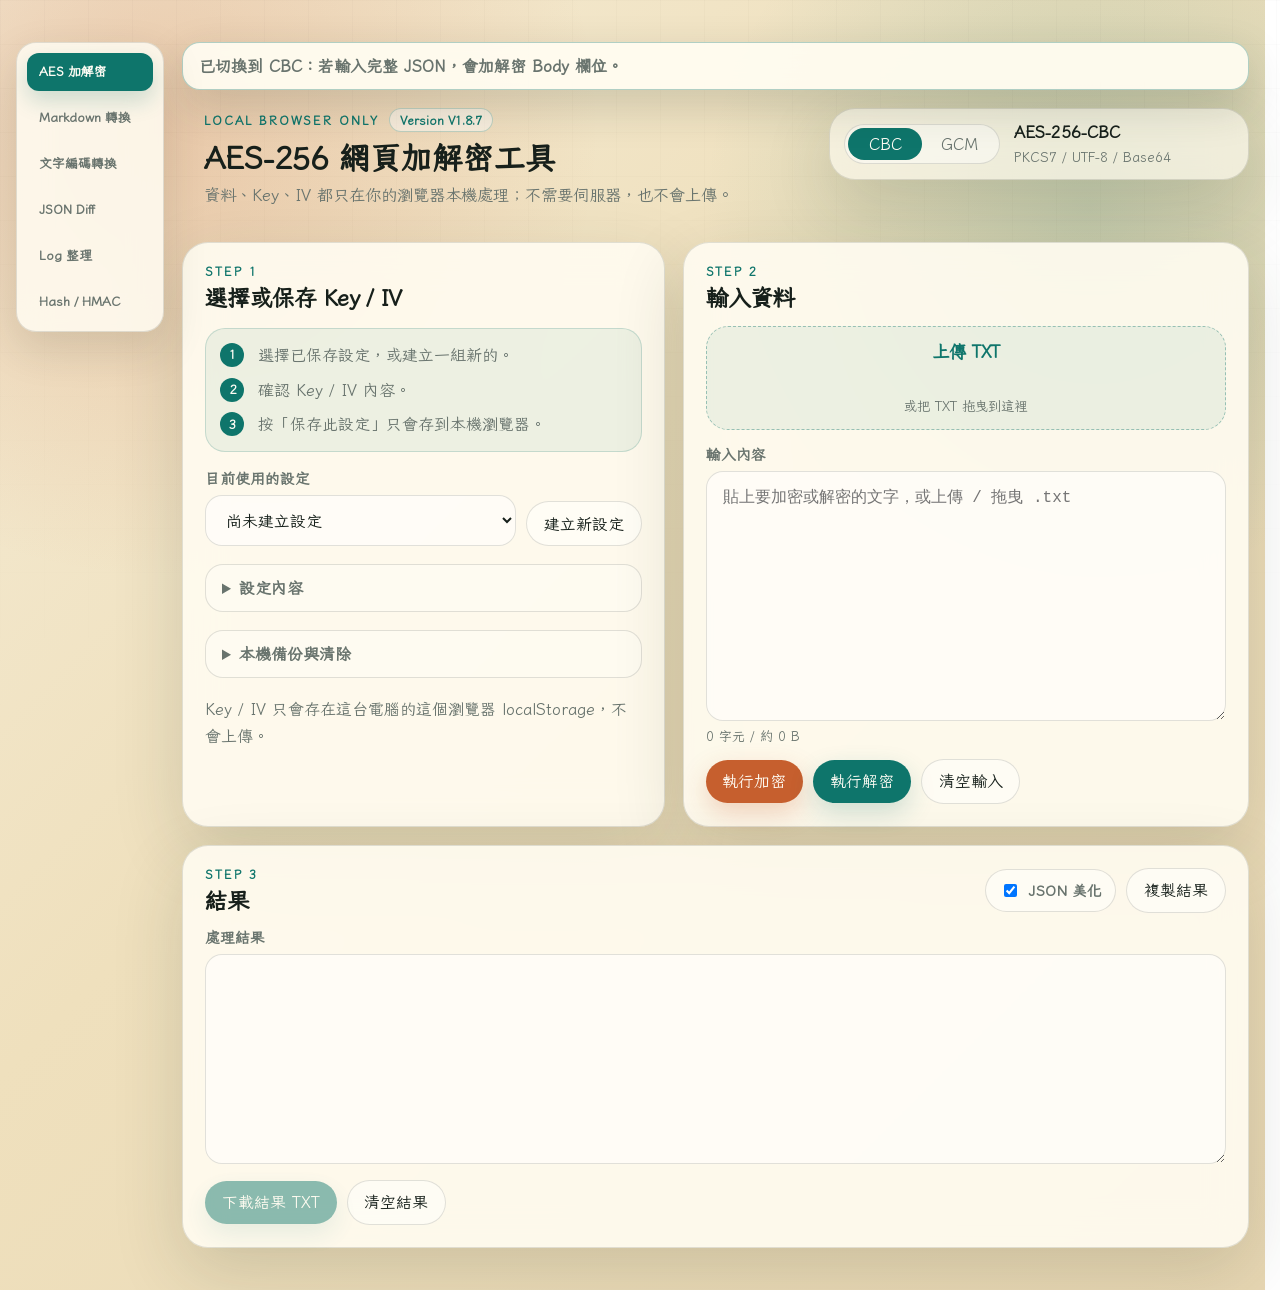
<file: index.html>
﻿<!doctype html>
<html lang="zh-Hant">
<head>
  <meta charset="utf-8">
  <meta name="app-version" content="V1.8.7">
  <meta name="viewport" content="width=device-width, initial-scale=1">
  <title>AES-256 網頁加解密工具</title>
  <script async src="https://www.googletagmanager.com/gtag/js?id=G-1LMJ5FH62M"></script>
  <script>
    window.dataLayer = window.dataLayer || [];
    function gtag() { dataLayer.push(arguments); }
    gtag("js", new Date());
    gtag("config", "G-1LMJ5FH62M");
  </script>
  <link rel="stylesheet" href="style.css?v=1.8.4">
</head>
<body>
  <main class="shell">
    <div class="app-layout">
      <aside class="feature-menu" id="featureMenu" aria-label="功能選單">
        <button class="active" id="aesFeatureBtn" type="button" data-feature-target="aes" aria-current="page">
          AES 加解密
        </button>
        <button id="markdownFeatureBtn" type="button" data-feature-target="markdown">
          Markdown 轉換
        </button>
        <button id="converterFeatureBtn" type="button" data-feature-target="converter">
          文字編碼轉換
        </button>
        <button id="jsonDiffFeatureBtn" type="button" data-feature-target="jsonDiff">
          JSON Diff
        </button>
        <button id="logRestoreFeatureBtn" type="button" data-feature-target="logRestore">
          Log 整理
        </button>
        <button id="hashFeatureBtn" type="button" data-feature-target="hash">
          Hash / HMAC
        </button>
      </aside>

      <div class="feature-stage">
        <div class="log status-log" id="messageLog" aria-live="polite">準備好了。選擇或新增一組 Key/IV 後即可開始。</div>

        <section class="feature-view active" id="aesView">
          <section class="hero">
            <div>
              <div class="hero-meta">
                <p class="eyebrow">Local browser only</p>
                <span class="version-badge" id="appVersion">Version V1.7.0</span>
              </div>
              <h1 class="feature-title">AES-256 網頁加解密工具</h1>
              <p class="lead">資料、Key、IV 都只在你的瀏覽器本機處理；不需要伺服器，也不會上傳。</p>
            </div>
            <div class="hero-card">
              <div class="cipher-toggle" role="group" aria-label="AES mode">
                <button class="active" id="cbcMode" type="button">CBC</button>
                <button id="gcmMode" type="button">GCM</button>
              </div>
              <strong id="cipherTitle">AES-256-CBC</strong>
              <small id="cipherSubtitle">PKCS7 / UTF-8 / Base64</small>
            </div>
          </section>

          <section class="notice" id="cryptoNotice" hidden>
            這個瀏覽器環境無法使用 Web Crypto API。請改用新版 Chrome / Edge，或以 localhost 開啟本工具。
          </section>

          <section class="grid">
            <article class="panel profile-panel">
              <div class="panel-head">
                <div>
                  <p class="eyebrow">Step 1</p>
                  <h2>選擇或保存 Key / IV</h2>
                </div>
              </div>

              <div class="mini-guide">
                <div><strong>1</strong><span>選擇已保存設定，或建立一組新的。</span></div>
                <div><strong>2</strong><span>確認 Key / IV 內容。</span></div>
                <div><strong>3</strong><span>按「保存此設定」只會存到本機瀏覽器。</span></div>
              </div>

              <div class="profile-picker">
                <label class="field">
                  <span>目前使用的設定</span>
                  <select id="profileSelect"></select>
                </label>
                <button class="ghost" id="newProfileBtn" type="button">建立新設定</button>
              </div>

              <details class="form-card" id="profileDetails">
                <summary class="section-title">設定內容</summary>

                <div class="form-fields">
                  <label class="field">
                    <span>設定名稱</span>
                    <input id="profileName" type="text" placeholder="例如：公司文件、個人備份、測試用">
                  </label>

                  <label class="field">
                    <span>Key</span>
                    <input id="keyInput" type="password" autocomplete="off" placeholder="UTF-8 32 bytes 或 Base64 解碼後 32 bytes">
                  </label>

                  <label class="field">
                    <span>IV</span>
                    <input id="ivInput" type="password" autocomplete="off" placeholder="UTF-8 16 bytes 或 Base64 解碼後 16 bytes">
                  </label>

                  <label class="checkline">
                    <input id="showSecrets" type="checkbox">
                    <span>顯示 Key / IV</span>
                  </label>

                  <div class="save-strip">
                    <button class="primary" id="saveProfileBtn" type="button">保存此設定到本機</button>
                    <button class="ghost" id="deleteProfileBtn" type="button">刪除目前設定</button>
                  </div>
                </div>
              </details>

              <details class="storage-tools">
                <summary>本機備份與清除</summary>
                <div class="storage-actions">
                  <button class="ghost" id="importProfilesBtn" type="button">匯入 profiles JSON</button>
                  <button class="ghost" id="exportProfilesBtn" type="button">匯出 profiles JSON</button>
                  <button class="ghost danger" id="clearAllBtn" type="button">清除本機保存</button>
                  <input id="profilesFile" type="file" accept=".json,application/json" hidden>
                </div>
              </details>

              <p class="hint">Key / IV 只會存在這台電腦的這個瀏覽器 localStorage，不會上傳。</p>
            </article>

            <article class="panel work-panel">
              <div class="panel-head">
                <div>
                  <p class="eyebrow">Step 2</p>
                  <h2>輸入資料</h2>
                </div>
              </div>

              <label class="dropzone" id="dropzone" for="textFile">
                <input id="textFile" type="file" accept=".txt,text/plain">
                <span>上傳 TXT</span>
                <small id="fileName">或把 TXT 拖曳到這裡</small>
              </label>

              <label class="field grow">
                <span id="inputLabel">輸入內容</span>
                <textarea id="inputText" spellcheck="false" placeholder="貼上要加密或解密的文字，或上傳 / 拖曳 .txt"></textarea>
                <small class="text-stats" id="inputStats">0 字元 / 約 0 KB</small>
              </label>

              <div class="run-row">
                <button class="primary" id="encryptBtn" type="button">執行加密</button>
                <button id="decryptBtn" type="button">執行解密</button>
                <button class="ghost" id="clearInputBtn" type="button">清空輸入</button>
              </div>
            </article>

            <article class="panel result-panel">
              <div class="panel-head">
                <div>
                  <p class="eyebrow">Step 3</p>
                  <h2>結果</h2>
                </div>
                <div class="result-tools">
                  <label class="checkline compact">
                    <input id="formatJsonOutput" type="checkbox" checked>
                    <span>JSON 美化</span>
                  </label>
                  <button class="ghost" id="copyBtn" type="button">複製結果</button>
                </div>
              </div>

              <label class="field grow">
                <span id="outputLabel">處理結果</span>
                <textarea id="outputText" spellcheck="false" readonly></textarea>
              </label>

              <div class="run-row">
                <button id="downloadBtn" type="button" disabled>下載結果 TXT</button>
                <button class="ghost" id="clearOutputBtn" type="button">清空結果</button>
              </div>
            </article>
          </section>
        </section>

        <aside class="visit-counter visit-counter-floating" id="visitCounter" aria-live="polite">
          <span class="visit-counter-label">總瀏覽</span>
          <strong class="visit-counter-value" id="siteVisitCount">讀取中</strong>
        </aside>

        <section class="toolbox feature-view" id="markdownView" hidden aria-labelledby="markdownTitle">
          <div class="toolbox-head">
            <div>
              <div class="hero-meta">
                <p class="eyebrow">Local browser only</p>
                <span class="version-badge">Version V1.8.6</span>
              </div>
              <h2 class="feature-title" id="markdownTitle">Markdown 文件轉換工具</h2>
              <p class="lead">貼上或上傳 .md 檔，即時預覽，並可輸出 MD / HTML / PDF；內容只在本機瀏覽器處理，不會上傳。</p>
            </div>
          </div>

          <article class="panel utility-panel markdown-panel">
            <div class="panel-head">
              <div>
                <p class="eyebrow">Markdown / MD / HTML / PDF</p>
              </div>
              <div class="result-tools">
                <button class="ghost" id="downloadMarkdownMdBtn" type="button">下載 MD</button>
                <button class="ghost" id="copyMarkdownHtmlBtn" type="button">複製 HTML</button>
                <button class="ghost" id="downloadMarkdownHtmlBtn" type="button">下載 HTML</button>
                <button class="primary" id="printMarkdownBtn" type="button">列印 / 另存 PDF</button>
                <button class="ghost" id="clearMarkdownBtn" type="button">清空</button>
              </div>
            </div>

            <section class="markdown-mode-bar" aria-labelledby="markdownModeTitle">
              <div>
                <div class="section-title" id="markdownModeTitle">版面模式</div>
                <p class="section-hint" id="markdownModeHelp">閱讀模式為預設：上傳、Markdown 內容與即時預覽由上而下排列，預覽區保留完整寬度，適合閱讀、匯出與列印。</p>
              </div>
              <div class="tool-tabs markdown-mode-tabs" role="group" aria-label="Markdown 版面模式">
                <button class="active" id="markdownReadingModeBtn" type="button" data-markdown-mode="reading" aria-pressed="true">閱讀模式</button>
                <button id="markdownEditingModeBtn" type="button" data-markdown-mode="editing" aria-pressed="false">編輯模式</button>
              </div>
            </section>

            <div class="markdown-stack" id="markdownLayout" data-view-mode="reading">
              <section class="markdown-step-card markdown-upload-step">
                <div class="section-title">1. 上傳 MD</div>
                <label class="dropzone" id="markdownDropzone" for="markdownFile">
                  <input id="markdownFile" type="file" accept=".md,.markdown,.txt,text/markdown,text/plain">
                  <span>選擇 MD 檔</span>
                  <small id="markdownFileName">或把 .md / .markdown / .txt 拖曳到這裡</small>
                </label>
              </section>

              <section class="markdown-step-card markdown-input-step">
                <div class="markdown-editor-heading">
                  <div>
                    <div class="section-title">2. Markdown 內容</div>
                    <p class="section-hint">編輯模式會顯示快捷工具列；閱讀模式會隱藏工具列，保留單純閱讀與匯出流程。</p>
                  </div>
                </div>
                <div class="markdown-editor-toolbar" id="markdownEditorToolbar" aria-label="Markdown 編輯快捷工具列">
                  <button type="button" data-md-action="h1">H1</button>
                  <button type="button" data-md-action="h2">H2</button>
                  <button type="button" data-md-action="h3">H3</button>
                  <button type="button" data-md-action="bold">粗體</button>
                  <button type="button" data-md-action="italic">斜體</button>
                  <button type="button" data-md-action="quote">引用</button>
                  <button type="button" data-md-action="ul">項目清單</button>
                  <button type="button" data-md-action="ol">編號清單</button>
                  <button type="button" data-md-action="todo">待辦</button>
                  <button type="button" data-md-action="link">連結</button>
                  <button type="button" data-md-action="inline-code">行內程式碼</button>
                  <button type="button" data-md-action="code-block">程式碼區塊</button>
                  <button type="button" data-md-action="table">表格</button>
                  <button type="button" data-md-action="hr">分隔線</button>
                </div>
                <label class="field grow">
                  <span class="sr-only">Markdown 內容輸入區</span>
                  <textarea id="markdownInput" spellcheck="false" placeholder="貼上 Markdown 內容，或上傳 / 拖曳 .md 檔。編輯後可使用「下載 MD」輸出目前內容。"></textarea>
                  <small class="text-stats" id="markdownStats">0 字元 / 約 0 B</small>
                </label>
              </section>

              <section class="markdown-step-card markdown-preview-step">
                <div class="section-title">3. 即時預覽</div>
                <div class="markdown-preview empty" id="markdownPreview" aria-live="polite">
                  尚未輸入 Markdown。
                </div>
              </section>
            </div>

            <section class="diff-summary" id="markdownStatus" aria-live="polite">
              尚未輸入 Markdown。支援標題、清單、表格、粗體、斜體、連結與程式碼區塊；編輯後可下載 MD，原始 HTML 會被轉成純文字顯示。
            </section>
          </article>
        </section>

        <section class="toolbox feature-view" id="converterView" hidden aria-labelledby="toolboxTitle">
          <div class="toolbox-head">
            <div>
              <div class="hero-meta">
                <p class="eyebrow">Local browser only</p>
                <span class="version-badge">Version V1.7.0</span>
              </div>
              <h2 class="feature-title" id="toolboxTitle">文字編碼轉換</h2>
              <p class="lead">在本機瀏覽器即時轉換 UTF-8、Base64、Hex 內容；輸入資料不會離開你的電腦。</p>
            </div>
          </div>

          <article class="panel utility-panel">
            <div class="panel-head">
              <div>
                <p class="eyebrow">UTF-8 / Base64 / Hex</p>
              </div>
              <div class="result-tools">
                <button class="ghost" id="copyConverterBtn" type="button">複製目前欄位</button>
                <button class="ghost" id="clearConverterBtn" type="button">清空轉換</button>
              </div>
            </div>

            <div class="converter-grid">
              <label class="field converter-field">
                <span>UTF-8</span>
                <textarea id="utf8Text" spellcheck="false" placeholder="輸入一般文字"></textarea>
                <small class="text-stats" id="utf8Stats">0 字元 / 約 0 B</small>
              </label>

              <label class="field converter-field">
                <span>Base64</span>
                <textarea id="base64Text" spellcheck="false" placeholder="輸入或產生 Base64"></textarea>
                <small class="text-stats" id="base64Stats">0 字元</small>
              </label>

              <label class="field converter-field">
                <span>Hex</span>
                <textarea id="hexText" spellcheck="false" placeholder="輸入或產生 hex"></textarea>
                <small class="text-stats" id="hexStats">0 字元</small>
              </label>
            </div>
          </article>
        </section>

        <section class="toolbox feature-view" id="jsonDiffView" hidden aria-labelledby="jsonDiffTitle">
          <div class="toolbox-head">
            <div>
              <div class="hero-meta">
                <p class="eyebrow">Local browser only</p>
                <span class="version-badge">Version V1.7.0</span>
              </div>
              <h2 class="feature-title" id="jsonDiffTitle">JSON Diff 比對工具</h2>
              <p class="lead">在本機格式化、排序並比對兩份 JSON；差異結果只在你的瀏覽器中產生。</p>
            </div>
          </div>

          <article class="panel utility-panel">
            <div class="panel-head">
              <div>
                <p class="eyebrow">Normalize / Compare</p>
              </div>
              <div class="result-tools">
                <label class="checkline compact">
                  <input id="jsonDiffFormat" type="checkbox" checked>
                  <span>JSON 美化排序</span>
                </label>
                <button class="primary" id="runJsonDiffBtn" type="button">比對</button>
                <button class="ghost" id="copyJsonDiffBtn" type="button">複製完整差異</button>
                <button class="ghost" id="clearJsonDiffBtn" type="button">清空</button>
              </div>
            </div>

            <div class="json-diff-grid">
              <label class="field">
                <span>基準資料</span>
                <textarea id="jsonDiffLeftInput" spellcheck="false" placeholder="貼上左側 JSON"></textarea>
                <small class="text-stats" id="jsonDiffLeftStats">0 字元 / 約 0 B</small>
              </label>

              <label class="field">
                <span>比對資料</span>
                <textarea id="jsonDiffRightInput" spellcheck="false" placeholder="貼上右側 JSON"></textarea>
                <small class="text-stats" id="jsonDiffRightStats">0 字元 / 約 0 B</small>
              </label>
            </div>

            <div class="json-diff-grid">
              <label class="field">
                <span>左側格式化後 JSON</span>
                <textarea id="jsonDiffLeftOutput" spellcheck="false" readonly></textarea>
              </label>

              <label class="field">
                <span>右側格式化後 JSON</span>
                <textarea id="jsonDiffRightOutput" spellcheck="false" readonly></textarea>
              </label>
            </div>

            <section class="diff-summary" id="jsonDiffSummary" aria-live="polite">
              尚未比對。
            </section>

            <div class="diff-filter" id="jsonDiffFilter" role="group" aria-label="差異篩看顯示">
              <button class="active" type="button" data-diff-filter="all">顯示全部</button>
              <button type="button" data-diff-filter="field">只看欄位差異</button>
              <button type="button" data-diff-filter="value">只看欄位值差異</button>
              <button type="button" data-diff-filter="type">只看型別差異</button>
            </div>

            <div class="diff-list" id="jsonDiffList"></div>
          </article>
        </section>

        <section class="toolbox feature-view" id="logRestoreView" hidden aria-labelledby="logRestoreTitle">
          <div class="toolbox-head">
            <div>
              <div class="hero-meta">
                <p class="eyebrow">Local browser only</p>
                <span class="version-badge">Version V1.7.0</span>
              </div>
              <h2 class="feature-title" id="logRestoreTitle">Log 整理 / 還原工具</h2>
              <p class="lead">還原可辨識的 JSON、log 內嵌 JSON、Java / Spring log、escaped JSON、query string、key=value 與 headers；無法安全辨識時保留原文。</p>
            </div>
          </div>

          <article class="panel utility-panel">
            <div class="panel-head">
              <div>
                <p class="eyebrow">Restore / Format</p>
              </div>
              <div class="result-tools">
                <label class="checkline compact">
                  <input id="logRestoreSortKeys" type="checkbox" checked>
                  <span>JSON object key 排序</span>
                </label>
                <button class="primary" id="runLogRestoreBtn" type="button">整理 / 還原</button>
                <button class="ghost" id="copyLogRestoreBtn" type="button">複製整理結果</button>
                <button class="ghost" id="clearLogRestoreBtn" type="button">清空</button>
              </div>
            </div>

            <label class="field">
              <span>原始 Log / Body / 字串</span>
              <textarea id="logRestoreInput" spellcheck="false" placeholder="貼上整段 log、escaped JSON、query string、key=value 或 HTTP headers"></textarea>
              <small class="text-stats" id="logRestoreInputStats">0 字元 / 約 0 B</small>
            </label>

            <section class="diff-summary" id="logRestoreStatus" aria-live="polite">
              尚未整理。
            </section>

            <div class="log-restore-grid">
              <section class="log-result-block">
                <div class="section-title">整理後結果</div>
                <textarea id="logRestoreOutput" spellcheck="false" readonly>尚無結果。</textarea>
              </section>

              <section class="log-result-block">
                <div class="section-title">原始內容</div>
                <textarea id="logRestoreOriginal" spellcheck="false" readonly>尚無原始內容。</textarea>
              </section>
            </div>

            <div class="log-result-block" id="logRestoreDetailsBlock">
              <div>
                <div class="section-title">展開層級</div>
                <p class="section-hint">顯示內嵌 JSON 字串被展開的路徑；沒有內嵌資料時會提示沒有分層。</p>
              </div>
              <div class="log-restore-details" id="logRestoreDetails">
                <div class="log-detail-item muted">尚未整理，貼上資料後會顯示是否有可展開的 JSON 分層。</div>
              </div>
            </div>
          </article>
        </section>

        <section class="toolbox feature-view" id="hashView" hidden aria-labelledby="hashTitle">
          <div class="toolbox-head">
            <div>
              <div class="hero-meta">
                <p class="eyebrow">Local browser only</p>
                <span class="version-badge">Version V1.7.0</span>
              </div>
              <h2 class="feature-title" id="hashTitle">Hash / HMAC 計算工具</h2>
              <p class="lead">使用瀏覽器在本機計算文字或檔案的 Hash / HMAC；原文、檔案與 Key 都只在本機處理。</p>
            </div>
          </div>

          <article class="panel utility-panel">
            <div class="panel-head">
              <div>
                <p class="eyebrow">UTF-8 / File / Web Crypto</p>
              </div>
              <div class="result-tools">
                <button class="primary" id="runHashBtn" type="button">計算</button>
                <button class="ghost" id="copyHashBtn" type="button">複製結果</button>
                <button class="ghost" id="clearHashBtn" type="button">清空</button>
              </div>
            </div>

            <div class="hash-grid">
              <label class="field">
                <span>演算法</span>
                <select id="hashAlgorithm">
                  <option value="MD5">MD5</option>
                  <option value="SHA-256">SHA-256</option>
                  <option value="SHA-512">SHA-512</option>
                  <option value="HMAC-SHA256">HMAC-SHA256</option>
                  <option value="HMAC-SHA512">HMAC-SHA512</option>
                </select>
              </label>

              <label class="field" id="hmacKeyField" hidden>
                <span>Key</span>
                <input id="hmacKeyInput" type="password" autocomplete="off" placeholder="HMAC key，以 UTF-8 處理">
              </label>
            </div>

            <label class="dropzone" id="hashDropzone" for="hashFile">
              <input id="hashFile" type="file">
              <span>上傳檔案</span>
              <small id="hashFileName">或把檔案拖曳到這裡</small>
            </label>

            <label class="field">
              <span>原文</span>
              <textarea id="hashInputText" spellcheck="false" placeholder="貼上要計算摘要或簽章的文字；若已選擇檔案，計算時會優先使用檔案"></textarea>
              <small class="text-stats" id="hashInputStats">0 字元 / 約 0 B</small>
            </label>

            <div class="converter-grid">
              <label class="field converter-field">
                <span>Hex</span>
                <textarea id="hashHexOutput" spellcheck="false" readonly></textarea>
              </label>

              <label class="field converter-field">
                <span>Base64</span>
                <textarea id="hashBase64Output" spellcheck="false" readonly></textarea>
              </label>

            </div>

            <div class="hash-verify-panel">
              <label class="field hash-expected-field">
                <span>預期簽章</span>
                <textarea id="hashExpectedInput" spellcheck="false" placeholder="貼上 Hex 或 Base64 預期值"></textarea>
              </label>

              <div class="hash-verify-controls">
                <label class="field">
                  <span>驗證格式</span>
                  <select id="hashVerifyFormat">
                    <option value="hex">用 Hex 驗證</option>
                    <option value="base64">用 Base64 驗證</option>
                  </select>
                </label>

                <button class="ghost" id="verifyHashBtn" type="button">驗證</button>
              </div>

              <section class="diff-summary" id="hashVerifyResult" aria-live="polite">
                尚未驗證。
              </section>
            </div>

            <div class="hash-grid">
              <label class="field">
                <span>說明</span>
                <p class="section-hint">先計算結果，再在上方貼上預期簽章做比對；驗證支援 Hex 與 Base64。</p>
              </label>
            </div>
          </article>
        </section>
      </div>
    </div>
  </main>

  <script src="shared-utils.js?v=1.7.0"></script>
  <script src="app.js?v=1.7.0"></script>
  <script src="converter-fix.js?v=1.8.7"></script>
</body>
</html>
</file>
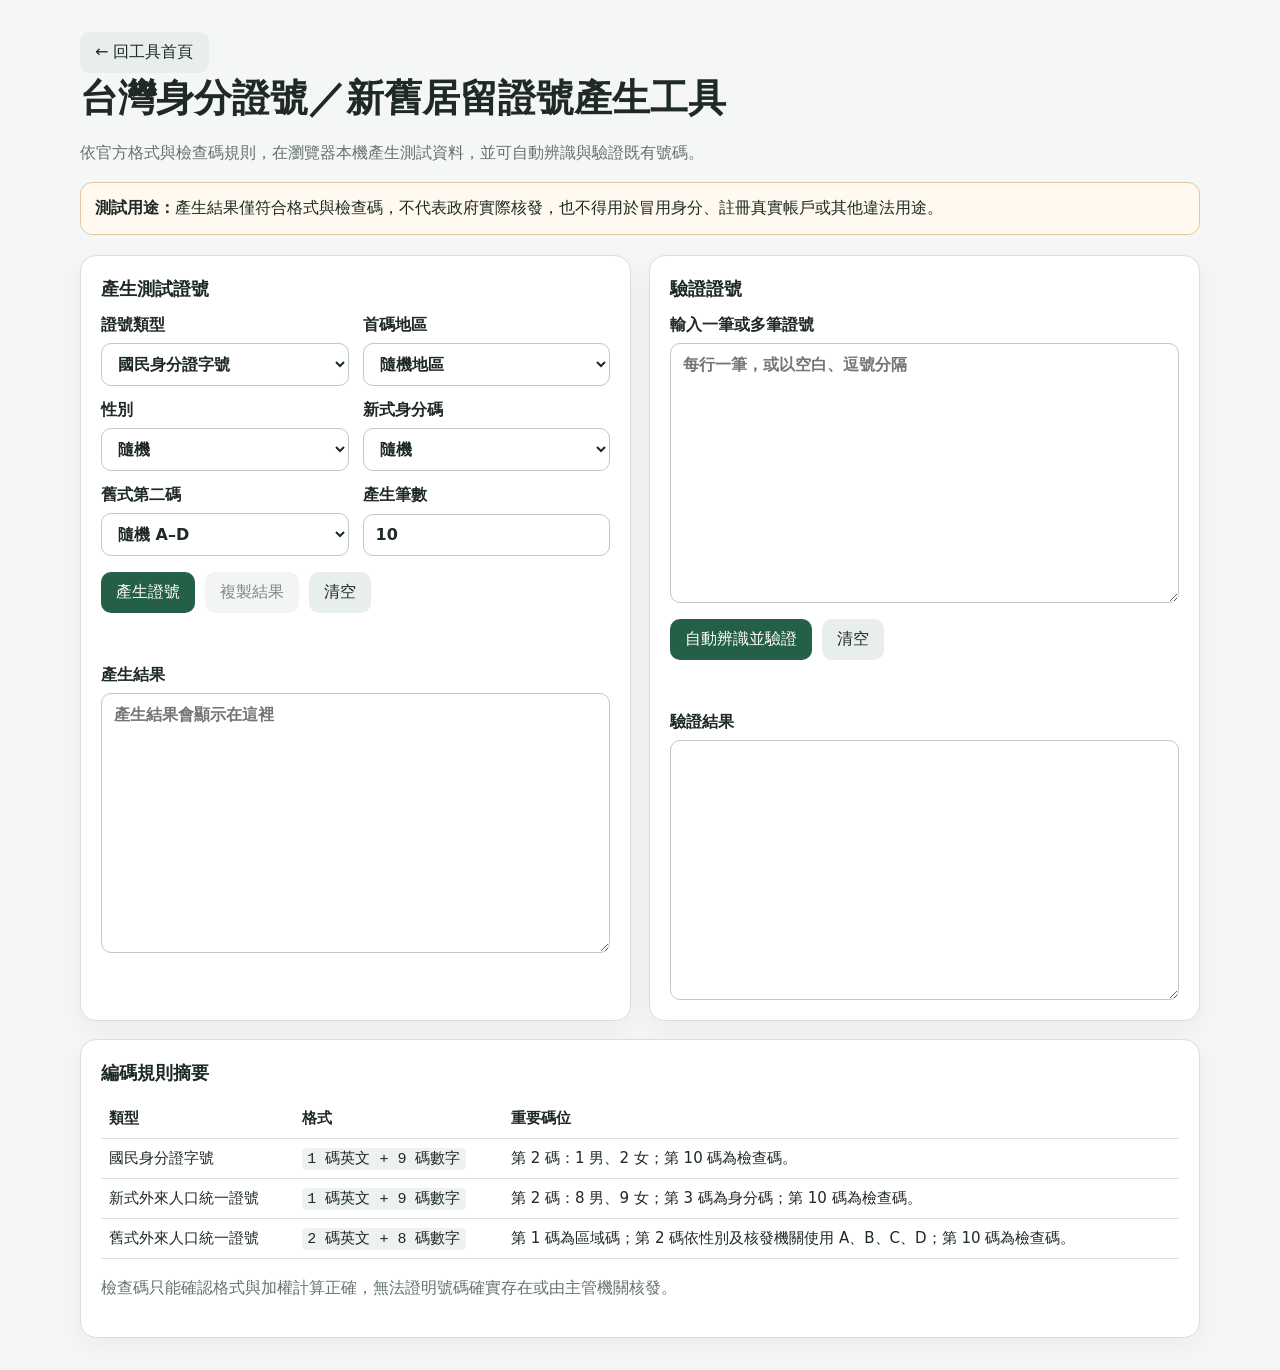
<file: taiwan-id.html>
<!doctype html>
<html lang="zh-Hant">
<head>
  <meta charset="utf-8">
  <meta name="viewport" content="width=device-width, initial-scale=1">
  <title>台灣身分證號／新舊居留證號產生工具</title>
  <style>
    :root { color-scheme: light; --bg:#f4f7f5; --card:#fff; --text:#1f2a24; --muted:#66736c; --line:#d8e0db; --primary:#245f48; --danger:#a83028; }
    * { box-sizing:border-box; }
    body { margin:0; font-family:system-ui,-apple-system,"Segoe UI","Noto Sans TC",sans-serif; background:var(--bg); color:var(--text); }
    main { width:min(1120px,calc(100% - 32px)); margin:32px auto; }
    header { margin-bottom:20px; }
    h1 { margin:0 0 8px; font-size:clamp(1.7rem,3vw,2.4rem); }
    h2 { margin:0 0 14px; font-size:1.15rem; }
    p { line-height:1.65; }
    .lead,.hint { color:var(--muted); }
    .warning { border:1px solid #e3c7a3; background:#fff9ef; padding:12px 14px; border-radius:12px; }
    .layout { display:grid; grid-template-columns:minmax(0,1fr) minmax(0,1fr); gap:18px; }
    .card { background:var(--card); border:1px solid var(--line); border-radius:16px; padding:20px; box-shadow:0 8px 24px rgba(31,42,36,.05); }
    .fields { display:grid; grid-template-columns:repeat(2,minmax(0,1fr)); gap:14px; }
    label { display:grid; gap:7px; font-weight:650; }
    input,select,textarea,button { font:inherit; }
    input,select,textarea { width:100%; border:1px solid #bdc9c1; border-radius:10px; padding:10px 12px; background:#fff; color:var(--text); }
    textarea { min-height:260px; resize:vertical; font-family:ui-monospace,SFMono-Regular,Consolas,monospace; line-height:1.55; }
    .actions { display:flex; flex-wrap:wrap; gap:10px; margin-top:16px; }
    button,.back-link { border:0; border-radius:10px; padding:10px 15px; cursor:pointer; text-decoration:none; display:inline-flex; align-items:center; justify-content:center; }
    button.primary { background:var(--primary); color:#fff; }
    button.secondary,.back-link { background:#e8eeea; color:var(--text); }
    button:disabled { opacity:.55; cursor:not-allowed; }
    .status { min-height:24px; margin-top:12px; color:var(--muted); }
    .status.error { color:var(--danger); }
    .rule-table { width:100%; border-collapse:collapse; font-size:.94rem; }
    .rule-table th,.rule-table td { border-bottom:1px solid var(--line); padding:10px 8px; text-align:left; vertical-align:top; }
    .full { grid-column:1/-1; }
    code { background:#eef2ef; padding:2px 5px; border-radius:5px; }
    @media (max-width:760px) { .layout,.fields { grid-template-columns:1fr; } main { width:min(100% - 20px,1120px); margin:18px auto; } }
  </style>
</head>
<body>
<main>
  <header>
    <a class="back-link" href="./index.html">← 回工具首頁</a>
    <h1>台灣身分證號／新舊居留證號產生工具</h1>
    <p class="lead">依官方格式與檢查碼規則，在瀏覽器本機產生測試資料，並可自動辨識與驗證既有號碼。</p>
    <p class="warning"><strong>測試用途：</strong>產生結果僅符合格式與檢查碼，不代表政府實際核發，也不得用於冒用身分、註冊真實帳戶或其他違法用途。</p>
  </header>

  <section class="layout">
    <article class="card">
      <h2>產生測試證號</h2>
      <div class="fields">
        <label>證號類型
          <select id="idType">
            <option value="national">國民身分證字號</option>
            <option value="arcNew">新式外來人口統一證號</option>
            <option value="arcOld">舊式外來人口統一證號</option>
          </select>
        </label>
        <label>首碼地區
          <select id="area"><option value="random">隨機地區</option></select>
        </label>
        <label id="genderField">性別
          <select id="gender"></select>
        </label>
        <label id="categoryField" hidden>新式身分碼
          <select id="category">
            <option value="random">隨機</option>
            <option value="0-6">0–6：外國人或無國籍人士</option>
            <option value="7">7：無戶籍國民</option>
            <option value="8">8：香港／澳門居民</option>
            <option value="9">9：大陸地區人民</option>
          </select>
        </label>
        <label id="oldCodeField" hidden>舊式第二碼
          <select id="oldCode">
            <option value="random">隨機 A–D</option>
            <option value="A">A（男性類別）</option>
            <option value="B">B（女性類別）</option>
            <option value="C">C（男性類別）</option>
            <option value="D">D（女性類別）</option>
          </select>
        </label>
        <label>產生筆數
          <input id="count" type="number" min="1" max="100" value="10">
        </label>
      </div>
      <div class="actions">
        <button class="primary" id="generateBtn" type="button">產生證號</button>
        <button class="secondary" id="copyBtn" type="button" disabled>複製結果</button>
        <button class="secondary" id="clearBtn" type="button">清空</button>
      </div>
      <p class="status" id="generateStatus" aria-live="polite"></p>
      <label>產生結果
        <textarea id="output" readonly spellcheck="false" placeholder="產生結果會顯示在這裡"></textarea>
      </label>
    </article>

    <article class="card">
      <h2>驗證證號</h2>
      <label>輸入一筆或多筆證號
        <textarea id="verifyInput" spellcheck="false" placeholder="每行一筆，或以空白、逗號分隔"></textarea>
      </label>
      <div class="actions">
        <button class="primary" id="verifyBtn" type="button">自動辨識並驗證</button>
        <button class="secondary" id="clearVerifyBtn" type="button">清空</button>
      </div>
      <p class="status" id="verifyStatus" aria-live="polite"></p>
      <label>驗證結果
        <textarea id="verifyOutput" readonly spellcheck="false"></textarea>
      </label>
    </article>

    <article class="card full">
      <h2>編碼規則摘要</h2>
      <table class="rule-table">
        <thead><tr><th>類型</th><th>格式</th><th>重要碼位</th></tr></thead>
        <tbody>
          <tr><td>國民身分證字號</td><td><code>1 碼英文 + 9 碼數字</code></td><td>第 2 碼：1 男、2 女；第 10 碼為檢查碼。</td></tr>
          <tr><td>新式外來人口統一證號</td><td><code>1 碼英文 + 9 碼數字</code></td><td>第 2 碼：8 男、9 女；第 3 碼為身分碼；第 10 碼為檢查碼。</td></tr>
          <tr><td>舊式外來人口統一證號</td><td><code>2 碼英文 + 8 碼數字</code></td><td>第 1 碼為區域碼；第 2 碼依性別及核發機關使用 A、B、C、D；第 10 碼為檢查碼。</td></tr>
        </tbody>
      </table>
      <p class="hint">檢查碼只能確認格式與加權計算正確，無法證明號碼確實存在或由主管機關核發。</p>
    </article>
  </section>
</main>
<script>
(() => {
  "use strict";
  const LETTER_CODES = {A:10,B:11,C:12,D:13,E:14,F:15,G:16,H:17,I:34,J:18,K:19,L:20,M:21,N:22,O:35,P:23,Q:24,R:25,S:26,T:27,U:28,V:29,W:32,X:30,Y:31,Z:33};
  const AREA_NAMES = {A:"臺北市",B:"臺中市",C:"基隆市",D:"臺南市",E:"高雄市",F:"新北市",G:"宜蘭縣",H:"桃園市",I:"嘉義市",J:"新竹縣",K:"苗栗縣",L:"臺中縣（舊碼）",M:"南投縣",N:"彰化縣",O:"新竹市",P:"雲林縣",Q:"嘉義縣",R:"臺南縣（舊碼）",S:"高雄縣（舊碼）",T:"屏東縣",U:"花蓮縣",V:"臺東縣",W:"金門縣",X:"澎湖縣",Y:"陽明山管理局（舊碼）",Z:"連江縣"};
  const WEIGHTS = [1,9,8,7,6,5,4,3,2,1,1];
  const $ = id => document.getElementById(id);
  const els = { idType:$("idType"),area:$("area"),gender:$("gender"),genderField:$("genderField"),category:$("category"),categoryField:$("categoryField"),oldCode:$("oldCode"),oldCodeField:$("oldCodeField"),count:$("count"),output:$("output"),generateBtn:$("generateBtn"),copyBtn:$("copyBtn"),clearBtn:$("clearBtn"),generateStatus:$("generateStatus"),verifyInput:$("verifyInput"),verifyOutput:$("verifyOutput"),verifyBtn:$("verifyBtn"),clearVerifyBtn:$("clearVerifyBtn"),verifyStatus:$("verifyStatus") };

  Object.keys(LETTER_CODES).forEach(letter => {
    const option = document.createElement("option");
    option.value = letter;
    option.textContent = `${letter}－${AREA_NAMES[letter]}`;
    els.area.appendChild(option);
  });

  function randomItem(values) { return values[Math.floor(Math.random() * values.length)]; }
  function randomDigits(length) { return Array.from({length}, () => Math.floor(Math.random()*10)).join(""); }
  function pickArea() { return els.area.value === "random" ? randomItem(Object.keys(LETTER_CODES)) : els.area.value; }
  function checksum(expandedWithoutChecksum) {
    const sum = expandedWithoutChecksum.reduce((total,value,index) => total + value * WEIGHTS[index], 0);
    return (10 - (sum % 10)) % 10;
  }
  function expandFirstLetter(letter) { const code=LETTER_CODES[letter]; return [Math.floor(code/10),code%10]; }
  function isWeightedValid(values) { return values.reduce((total,value,index) => total + value * WEIGHTS[index],0) % 10 === 0; }

  function generateNational() {
    const letter=pickArea();
    const gender=els.gender.value === "random" ? randomItem(["1","2"]) : els.gender.value;
    const serial=randomDigits(7);
    const base=[...expandFirstLetter(letter),...(`${gender}${serial}`.split("").map(Number))];
    return `${letter}${gender}${serial}${checksum(base)}`;
  }
  function generateNewArc() {
    const letter=pickArea();
    const gender=els.gender.value === "random" ? randomItem(["8","9"]) : els.gender.value;
    let category=els.category.value;
    if (category === "random") category=String(Math.floor(Math.random()*10));
    if (category === "0-6") category=String(Math.floor(Math.random()*7));
    const serial=randomDigits(6);
    const base=[...expandFirstLetter(letter),...(`${gender}${category}${serial}`.split("").map(Number))];
    return `${letter}${gender}${category}${serial}${checksum(base)}`;
  }
  function generateOldArc() {
    const first=pickArea();
    const second=els.oldCode.value === "random" ? randomItem(["A","B","C","D"]) : els.oldCode.value;
    const serial=randomDigits(7);
    const secondCode=LETTER_CODES[second] % 10;
    const base=[...expandFirstLetter(first),secondCode,...serial.split("").map(Number)];
    return `${first}${second}${serial}${checksum(base)}`;
  }

  function validateNational(value) {
    if (!/^[A-Z][12]\d{8}$/.test(value)) return false;
    return isWeightedValid([...expandFirstLetter(value[0]),...value.slice(1).split("").map(Number)]);
  }
  function validateNewArc(value) {
    if (!/^[A-Z][89]\d{8}$/.test(value)) return false;
    return isWeightedValid([...expandFirstLetter(value[0]),...value.slice(1).split("").map(Number)]);
  }
  function validateOldArc(value) {
    if (!/^[A-Z][ABCD]\d{8}$/.test(value)) return false;
    return isWeightedValid([...expandFirstLetter(value[0]),LETTER_CODES[value[1]]%10,...value.slice(2).split("").map(Number)]);
  }
  function classify(value) {
    if (/^[A-Z][12]\d{8}$/.test(value)) return {type:"國民身分證字號",valid:validateNational(value)};
    if (/^[A-Z][89]\d{8}$/.test(value)) return {type:"新式外來人口統一證號",valid:validateNewArc(value)};
    if (/^[A-Z][ABCD]\d{8}$/.test(value)) return {type:"舊式外來人口統一證號",valid:validateOldArc(value)};
    return {type:"無法辨識格式",valid:false};
  }

  function syncFields() {
    const type=els.idType.value;
    els.categoryField.hidden=type !== "arcNew";
    els.oldCodeField.hidden=type !== "arcOld";
    els.genderField.hidden=type === "arcOld";
    els.gender.innerHTML="";
    if (type === "national") els.gender.innerHTML='<option value="random">隨機</option><option value="1">男性（1）</option><option value="2">女性（2）</option>';
    if (type === "arcNew") els.gender.innerHTML='<option value="random">隨機</option><option value="8">男性（8）</option><option value="9">女性（9）</option>';
  }
  function setStatus(element,message,error=false) { element.textContent=message; element.classList.toggle("error",error); }

  els.idType.addEventListener("change",syncFields);
  els.generateBtn.addEventListener("click",() => {
    const count=Math.max(1,Math.min(100,Number(els.count.value)||1));
    els.count.value=String(count);
    const generator=els.idType.value === "national" ? generateNational : els.idType.value === "arcNew" ? generateNewArc : generateOldArc;
    const results=new Set();
    let guard=0;
    while(results.size<count && guard<count*20) { results.add(generator()); guard+=1; }
    els.output.value=[...results].join("\n");
    els.copyBtn.disabled=!els.output.value;
    setStatus(els.generateStatus,`已產生 ${results.size} 筆格式與檢查碼有效的測試證號。`);
  });
  els.copyBtn.addEventListener("click",async() => {
    if (!els.output.value) return;
    try { await navigator.clipboard.writeText(els.output.value); }
    catch (_) { els.output.select(); document.execCommand("copy"); }
    setStatus(els.generateStatus,"已複製產生結果。" );
  });
  els.clearBtn.addEventListener("click",() => { els.output.value=""; els.copyBtn.disabled=true; setStatus(els.generateStatus,""); });
  els.verifyBtn.addEventListener("click",() => {
    const values=els.verifyInput.value.toUpperCase().split(/[\s,，;；]+/).map(v=>v.trim()).filter(Boolean);
    if (!values.length) { els.verifyOutput.value=""; setStatus(els.verifyStatus,"請先輸入要驗證的證號。",true); return; }
    let validCount=0;
    els.verifyOutput.value=values.map(value => { const result=classify(value); if(result.valid) validCount+=1; return `${value}｜${result.type}｜${result.valid ? "有效" : "無效"}`; }).join("\n");
    setStatus(els.verifyStatus,`共驗證 ${values.length} 筆，其中 ${validCount} 筆有效、${values.length-validCount} 筆無效。`,validCount !== values.length);
  });
  els.clearVerifyBtn.addEventListener("click",() => { els.verifyInput.value=""; els.verifyOutput.value=""; setStatus(els.verifyStatus,""); });

  syncFields();
  const selfTests=[generateNational(),generateNewArc(),generateOldArc()];
  if (!validateNational(selfTests[0]) || !validateNewArc(selfTests[1]) || !validateOldArc(selfTests[2])) {
    setStatus(els.generateStatus,"內建檢查碼自我測試失敗，請勿使用產生結果。",true);
    els.generateBtn.disabled=true;
  }
})();
</script>
</body>
</html>
</file>
<file: style.css>
﻿@import url("https://fonts.googleapis.com/css2?family=Iansui&display=swap");

:root {
  --ink: #17201b;
  --muted: #69746e;
  --paper: #f6f0df;
  --card: rgba(255, 252, 241, 0.9);
  --line: rgba(23, 32, 27, 0.13);
  --accent: #c65f2e;
  --accent-2: #0e756b;
  --danger: #a83028;
  --shadow: 0 24px 70px rgba(40, 48, 34, 0.16);
  --radius: 26px;
  --feature-menu-width: 148px;
  --feature-title-inset: 22px;
  --feature-head-min-height: 118px;
  --font-zh: "Iansui", "芫荽", "Noto Serif TC", "Source Han Serif TC", Georgia, serif;
  --font-ui: "Iansui", "芫荽", "Segoe UI", sans-serif;
}

* { box-sizing: border-box; }

html {
  scrollbar-gutter: stable;
}

body {
  margin: 0;
  min-height: 100vh;
  overflow-y: scroll;
  color: var(--ink);
  font-family: var(--font-zh);
  background:
    radial-gradient(circle at 12% 10%, rgba(198, 95, 46, 0.24), transparent 28rem),
    radial-gradient(circle at 86% 16%, rgba(14, 117, 107, 0.18), transparent 24rem),
    linear-gradient(135deg, #f5ecd6 0%, #efe0bd 42%, #e8d7b3 100%);
}

body::before {
  content: "";
  position: fixed;
  inset: 0;
  pointer-events: none;
  opacity: 0.26;
  background-image: linear-gradient(90deg, rgba(23, 32, 27, 0.07) 1px, transparent 1px), linear-gradient(rgba(23, 32, 27, 0.06) 1px, transparent 1px);
  background-size: 44px 44px;
  mask-image: linear-gradient(to bottom, #000, transparent 88%);
}

button, input, textarea, select {
  font: inherit;
}

button {
  border: 0;
  border-radius: 999px;
  padding: 0.78rem 1.05rem;
  color: #fffdf5;
  background: var(--accent-2);
  cursor: pointer;
  box-shadow: 0 10px 26px rgba(14, 117, 107, 0.2);
  transition: transform 160ms ease, box-shadow 160ms ease, opacity 160ms ease;
}

button:hover { transform: translateY(-1px); box-shadow: 0 14px 32px rgba(14, 117, 107, 0.25); }
button:disabled { cursor: not-allowed; opacity: 0.48; transform: none; }
button.primary { background: var(--accent); box-shadow: 0 10px 26px rgba(198, 95, 46, 0.25); }
button.ghost { color: var(--ink); background: rgba(255, 255, 255, 0.45); border: 1px solid var(--line); box-shadow: none; }
button.danger { color: var(--danger); }

.shell {
  width: min(1360px, calc(100% - 32px));
  margin: 0 auto;
  padding: 42px 0;
}

.app-layout {
  display: grid;
  grid-template-columns: var(--feature-menu-width) minmax(0, 1fr);
  gap: 18px;
  align-items: start;
}

.feature-stage {
  min-width: 0;
}

.feature-menu {
  position: sticky;
  top: 12px;
  z-index: 30;
  display: grid;
  justify-self: start;
  inline-size: var(--feature-menu-width);
  min-inline-size: var(--feature-menu-width);
  max-inline-size: var(--feature-menu-width);
  gap: 8px;
  padding: 10px;
  overflow: hidden;
  border: 1px solid var(--line);
  border-radius: 20px;
  background: rgba(255, 252, 241, 0.86);
  box-shadow: 0 16px 44px rgba(40, 48, 34, 0.14);
  backdrop-filter: blur(16px);
}

.feature-menu button {
  inline-size: 100%;
  min-inline-size: 0;
  max-inline-size: 100%;
  min-height: 38px;
  padding: 0.56rem 0.68rem;
  color: var(--muted);
  background: transparent;
  border: 1px solid transparent;
  border-radius: 12px;
  box-shadow: none;
  font-family: var(--font-ui);
  font-size: 0.8rem;
  font-weight: 800;
  line-height: 1.25;
  overflow-wrap: anywhere;
  text-align: left;
}

.feature-menu button:hover {
  color: var(--ink);
  background: rgba(255, 255, 255, 0.44);
  box-shadow: none;
}

.feature-menu button.active {
  color: #fffdf5;
  background: var(--accent-2);
  box-shadow: 0 10px 22px rgba(14, 117, 107, 0.2);
}

.feature-view[hidden] {
  display: none;
}

.hero {
  display: grid;
  grid-template-columns: minmax(0, 1fr) 420px;
  gap: 24px;
  align-items: start;
  min-height: var(--feature-head-min-height);
  padding-left: var(--feature-title-inset);
  margin-bottom: 16px;
}

.eyebrow {
  margin: 0 0 8px;
  color: var(--accent-2);
  font-family: var(--font-ui);
  font-size: 0.76rem;
  font-weight: 800;
  letter-spacing: 0.16em;
  text-transform: uppercase;
}

.hero-meta {
  display: flex;
  gap: 10px;
  align-items: center;
  flex-wrap: wrap;
  margin: 0 0 8px;
}

.hero-meta .eyebrow {
  margin: 0;
}

.version-badge {
  display: inline-flex;
  align-items: center;
  min-height: 24px;
  padding: 0.18rem 0.62rem;
  border: 1px solid rgba(14, 117, 107, 0.24);
  border-radius: 999px;
  color: var(--accent-2);
  background: rgba(255, 255, 255, 0.48);
  font-family: var(--font-ui);
  font-size: 0.75rem;
  font-weight: 800;
}

h1, h2 { margin: 0; line-height: 1.05; }
h1 { font-size: clamp(2rem, 5.2vw, 4.35rem); letter-spacing: -0.055em; line-height: 1.12; }
h2 { font-size: 1.42rem; letter-spacing: -0.03em; }
.feature-title {
  font-size: clamp(1.72rem, 2.4vw, 2.3rem);
  letter-spacing: 0;
  line-height: 1.16;
}
.lead { max-width: 650px; margin: 10px 0 0; color: var(--muted); font-size: 1.02rem; }

.visit-counter {
  display: inline-flex;
  align-items: center;
  gap: 6px;
  min-height: 24px;
  padding: 0.18rem 0.62rem;
  border: 1px solid rgba(14, 117, 107, 0.24);
  border-radius: 999px;
  background: rgba(255, 255, 255, 0.48);
  backdrop-filter: blur(12px);
}

.visit-counter-floating {
  position: fixed;
  left: var(--visit-counter-left, 12px);
  bottom: 12px;
  z-index: 30;
  width: auto;
  max-width: calc(100vw - 24px);
  opacity: 0.96;
}

.visit-counter-label {
  color: var(--accent-2);
  font-family: var(--font-ui);
  font-size: 0.75rem;
  font-weight: 800;
  line-height: 1;
}

.visit-counter-value {
  color: var(--accent-2);
  font-family: var(--font-ui);
  font-size: 0.75rem;
  font-weight: 800;
  line-height: 1;
}

.visit-counter.is-error {
  opacity: 0;
  pointer-events: none;
}

.hero-card {
  display: grid;
  grid-template-columns: 156px minmax(0, 1fr);
  grid-template-areas:
    "toggle title"
    "toggle subtitle";
  column-gap: 14px;
  align-items: center;
  width: 420px;
  min-width: 420px;
  min-height: 72px;
  padding: 12px 14px;
  border: 1px solid var(--line);
  border-radius: var(--radius);
  background: rgba(255, 252, 241, 0.64);
  backdrop-filter: blur(18px);
  box-shadow: var(--shadow);
}
.hero-card strong, .hero-card small {
  display: block;
  width: 100%;
  white-space: nowrap;
}
.hero-card strong {
  grid-area: title;
  min-height: 1.24em;
}
.hero-card small {
  grid-area: subtitle;
  min-height: 1.24em;
  color: var(--muted);
  margin-top: 2px;
}
.status-dot { display: inline-block; width: 10px; height: 10px; margin-right: 8px; border-radius: 50%; background: #3ba66f; box-shadow: 0 0 0 7px rgba(59, 166, 111, 0.15); }
.cipher-toggle {
  grid-area: toggle;
  display: flex;
  width: 156px;
  margin: 0;
  padding: 3px;
  border: 1px solid var(--line);
  border-radius: 999px;
  background: rgba(255, 255, 255, 0.44);
}
.cipher-toggle button {
  flex: 1 0 0;
  min-width: 0;
  padding: 0.42rem 0.68rem;
  color: var(--muted);
  background: transparent;
  box-shadow: none;
}
.cipher-toggle button.active {
  color: #fffdf5;
  background: var(--accent-2);
}

.notice, .log {
  border: 1px solid rgba(168, 48, 40, 0.24);
  border-radius: 18px;
  padding: 14px 16px;
  background: rgba(255, 239, 224, 0.78);
  color: var(--danger);
}

.grid {
  display: grid;
  grid-template-columns: 0.92fr 1.08fr;
  gap: 18px;
}

.panel {
  display: flex;
  flex-direction: column;
  gap: 16px;
  min-height: 320px;
  padding: 22px;
  border: 1px solid var(--line);
  border-radius: var(--radius);
  background: var(--card);
  box-shadow: var(--shadow);
  backdrop-filter: blur(20px);
}

.result-panel { grid-column: 1 / -1; min-height: 290px; }
.panel-head, .run-row, .profile-actions, .import-export {
  display: flex;
  gap: 10px;
  align-items: center;
  justify-content: space-between;
  flex-wrap: wrap;
}
.profile-actions, .import-export, .run-row { justify-content: flex-start; }

.field {
  display: flex;
  flex-direction: column;
  gap: 8px;
}
.field span, .checkline { color: var(--muted); font-family: var(--font-ui); font-size: 0.92rem; font-weight: 700; }

input[type="text"], input[type="password"], select, textarea {
  width: 100%;
  border: 1px solid var(--line);
  border-radius: 17px;
  padding: 0.9rem 1rem;
  color: var(--ink);
  background: rgba(255, 255, 255, 0.55);
  outline: none;
}

textarea {
  min-height: 250px;
  resize: vertical;
  font-family: Consolas, "Cascadia Mono", monospace;
  line-height: 1.55;
}

.result-panel textarea { min-height: 210px; }
.grow { flex: 1; }

.checkline { display: flex; align-items: center; gap: 8px; }
.hint { margin: 0; color: var(--muted); line-height: 1.7; }

.dropzone {
  display: grid;
  place-items: center;
  gap: 6px;
  min-height: 104px;
  border: 1.5px dashed rgba(14, 117, 107, 0.38);
  border-radius: 22px;
  background: rgba(14, 117, 107, 0.07);
  cursor: pointer;
}
.dropzone input { display: none; }
.dropzone span { color: var(--accent-2); font-weight: 900; font-size: 1.08rem; }
.dropzone small { color: var(--muted); }
.dropzone.drag-over { border-color: var(--accent); background: rgba(198, 95, 46, 0.11); transform: translateY(-1px); }
.text-stats { color: var(--muted); font-family: var(--font-ui); font-size: 0.82rem; }
.text-stats.warn { color: var(--danger); font-weight: 800; }

.log { color: var(--muted); border-color: var(--line); background: rgba(255,255,255,0.42); }

.status-log {
  position: sticky;
  top: 12px;
  z-index: 20;
  margin: 0 0 18px;
  border-color: rgba(14, 117, 107, 0.32);
  background: rgba(255, 252, 241, 0.94);
  box-shadow: 0 16px 44px rgba(40, 48, 34, 0.18);
  backdrop-filter: blur(16px);
  font-family: var(--font-ui);
  font-weight: 700;
}

@keyframes rise {
  from { opacity: 0; transform: translateY(14px); }
  to { opacity: 1; transform: translateY(0); }
}

@media (max-width: 860px) {
  .shell { width: min(100% - 22px, 1180px); padding: 24px 0; }
  :root { --feature-title-inset: 18px; }
  .app-layout { grid-template-columns: 1fr; }
  .feature-menu {
    justify-self: stretch;
    inline-size: 100%;
    min-inline-size: 0;
    max-inline-size: 100%;
    grid-template-columns: repeat(4, minmax(0, 1fr));
    top: 8px;
  }
  .feature-menu button {
    text-align: center;
  }
  .hero, .grid { grid-template-columns: 1fr; }
  .hero-card { width: 100%; min-width: 0; }
  .panel { padding: 18px; }
  h1 { letter-spacing: -0.05em; }
}

.profile-panel {
  gap: 18px;
}

.mini-guide {
  display: grid;
  gap: 10px;
  padding: 14px;
  border: 1px solid rgba(14, 117, 107, 0.18);
  border-radius: 20px;
  background: rgba(14, 117, 107, 0.07);
}

.mini-guide div {
  display: grid;
  grid-template-columns: 28px 1fr;
  gap: 10px;
  align-items: start;
  color: var(--muted);
  line-height: 1.55;
}

.mini-guide strong {
  display: inline-grid;
  place-items: center;
  width: 24px;
  height: 24px;
  border-radius: 50%;
  color: #fffdf5;
  background: var(--accent-2);
  font-family: var(--font-ui);
  font-size: 0.78rem;
}

.profile-picker {
  display: grid;
  grid-template-columns: 1fr auto;
  gap: 10px;
  align-items: end;
}

.form-card {
  border: 1px solid var(--line);
  border-radius: 18px;
  background: rgba(255, 255, 255, 0.28);
}

.section-title {
  cursor: pointer;
  padding: 14px 16px;
  margin: 0;
  color: var(--muted);
  font-family: var(--font-ui);
  font-size: 1rem;
  font-weight: 800;
}

.form-fields {
  display: grid;
  gap: 14px;
  padding: 0 16px 16px;
}

.save-strip, .storage-actions {
  display: flex;
  gap: 10px;
  flex-wrap: wrap;
  align-items: center;
}

.save-strip .primary {
  flex: 1 1 220px;
}

.storage-tools {
  border: 1px solid var(--line);
  border-radius: 18px;
  background: rgba(255, 255, 255, 0.28);
}

.storage-tools summary {
  cursor: pointer;
  padding: 14px 16px;
  color: var(--muted);
  font-family: var(--font-ui);
  font-weight: 800;
}

.storage-actions {
  padding: 0 14px 14px;
}

@media (max-width: 620px) {
  .profile-picker {
    grid-template-columns: 1fr;
  }

  .profile-picker button,
  .save-strip button,
  .storage-actions button {
    width: 100%;
  }
}




.result-tools {
  display: flex;
  gap: 10px;
  align-items: center;
  flex-wrap: wrap;
  justify-content: flex-end;
}

.checkline.compact {
  padding: 0.68rem 0.85rem;
  border: 1px solid var(--line);
  border-radius: 999px;
  background: rgba(255, 255, 255, 0.42);
}

.toolbox {
  margin-top: 22px;
}

.feature-view.toolbox {
  margin-top: 0;
}

.toolbox-head {
  display: flex;
  gap: 14px;
  align-items: start;
  justify-content: space-between;
  min-height: var(--feature-head-min-height);
  padding-left: var(--feature-title-inset);
  margin: 0 0 16px;
}

.tool-tabs {
  display: flex;
  gap: 6px;
  padding: 4px;
  border: 1px solid var(--line);
  border-radius: 999px;
  background: rgba(255, 255, 255, 0.38);
}

.tool-tabs button {
  padding: 0.55rem 0.9rem;
  color: var(--muted);
  background: transparent;
  box-shadow: none;
}

.tool-tabs button.active {
  color: #fffdf5;
  background: var(--accent-2);
}

.utility-panel {
  min-height: 0;
}

.converter-grid {
  display: grid;
  grid-template-columns: repeat(3, minmax(0, 1fr));
  gap: 14px;
}

.converter-field textarea {
  min-height: 190px;
}

.json-diff-grid {
  display: grid;
  grid-template-columns: repeat(2, minmax(0, 1fr));
  gap: 14px;
}

.json-diff-grid textarea {
  min-height: 230px;
}

#logRestoreInput {
  min-height: 230px;
}

.log-restore-grid {
  display: grid;
  grid-template-columns: minmax(0, 1.25fr) minmax(0, 0.85fr);
  gap: 14px;
}

.log-result-block {
  display: grid;
  gap: 10px;
  min-width: 0;
}

.section-hint {
  margin: 4px 0 0;
  color: var(--muted);
  font-size: 0.92rem;
  line-height: 1.55;
}

.log-result-block textarea {
  min-height: 230px;
  font-family: Consolas, "Cascadia Mono", monospace;
  resize: vertical;
}

.log-restore-details {
  display: grid;
  gap: 8px;
}

.log-detail-item {
  display: flex;
  gap: 10px;
  align-items: center;
  flex-wrap: wrap;
  padding: 10px 12px;
  border: 1px solid var(--line);
  border-radius: 14px;
  background: rgba(255, 255, 255, 0.34);
}

.log-detail-item.muted {
  color: var(--muted);
}

.log-detail-item code {
  padding: 0.24rem 0.45rem;
  border: 1px solid var(--line);
  border-radius: 10px;
  background: rgba(255, 255, 255, 0.5);
  overflow-wrap: anywhere;
}

.diff-summary {
  display: flex;
  gap: 10px;
  align-items: center;
  flex-wrap: wrap;
  min-height: 52px;
  padding: 14px 16px;
  border: 1px solid rgba(14, 117, 107, 0.22);
  border-radius: 18px;
  color: var(--ink);
  background: rgba(14, 117, 107, 0.07);
  font-family: var(--font-ui);
  font-weight: 800;
  white-space: pre-wrap;
}

.diff-summary span {
  padding: 0.34rem 0.58rem;
  border: 1px solid rgba(23, 32, 27, 0.1);
  border-radius: 999px;
  background: rgba(255, 255, 255, 0.46);
}

.diff-summary.match {
  border-color: rgba(14, 117, 107, 0.34);
  color: var(--accent-2);
}

.diff-summary.mismatch {
  border-color: rgba(168, 48, 40, 0.3);
  color: var(--danger);
  background: rgba(255, 239, 224, 0.78);
}

.diff-filter {
  display: flex;
  gap: 6px;
  width: fit-content;
  max-width: 100%;
  padding: 4px;
  border: 1px solid var(--line);
  border-radius: 999px;
  background: rgba(255, 255, 255, 0.38);
  flex-wrap: wrap;
}

.diff-filter button {
  padding: 0.55rem 0.9rem;
  color: var(--muted);
  background: transparent;
  box-shadow: none;
}

.diff-filter button.active {
  color: #fffdf5;
  background: var(--accent-2);
}

.diff-list {
  display: grid;
  gap: 12px;
}

.diff-empty {
  margin: 0;
  padding: 14px 16px;
  border: 1px solid var(--line);
  border-radius: 18px;
  color: var(--muted);
  background: rgba(255, 255, 255, 0.34);
  font-family: var(--font-ui);
  font-weight: 800;
}

.diff-item {
  display: grid;
  gap: 12px;
  padding: 14px;
  border: 1px solid var(--line);
  border-radius: 18px;
  background: rgba(255, 255, 255, 0.34);
}

.diff-item-meta {
  display: flex;
  gap: 10px;
  align-items: center;
  justify-content: space-between;
  flex-wrap: wrap;
}

.diff-item-meta strong {
  color: var(--accent-2);
  font-family: var(--font-ui);
}

.diff-item-meta code {
  max-width: 100%;
  padding: 0.28rem 0.48rem;
  border: 1px solid var(--line);
  border-radius: 10px;
  color: var(--ink);
  background: rgba(255, 255, 255, 0.5);
  overflow-wrap: anywhere;
}

.diff-values {
  display: grid;
  grid-template-columns: repeat(2, minmax(0, 1fr));
  gap: 10px;
}

.diff-values pre {
  min-height: 70px;
  max-height: 230px;
  margin: 0;
  overflow: auto;
  padding: 12px;
  border: 1px solid var(--line);
  border-radius: 14px;
  background: rgba(255, 255, 255, 0.48);
  font-family: Consolas, "Cascadia Mono", monospace;
  line-height: 1.45;
  white-space: pre-wrap;
  overflow-wrap: anywhere;
}

.hash-grid {
  display: grid;
  grid-template-columns: repeat(2, minmax(0, 1fr));
  gap: 14px;
  align-items: end;
}

.hash-verify-panel {
  display: grid;
  grid-template-columns: minmax(0, 1.5fr) minmax(220px, 0.7fr);
  gap: 14px;
  align-items: end;
}

.hash-expected-field textarea {
  min-height: 120px;
}

.hash-verify-controls {
  display: grid;
  gap: 12px;
}

.hash-verify-controls button {
  width: 100%;
}

#hashVerifyResult {
  grid-column: 1 / -1;
}

.sr-only {
  position: absolute;
  width: 1px;
  height: 1px;
  padding: 0;
  margin: -1px;
  overflow: hidden;
  clip: rect(0, 0, 0, 0);
  white-space: nowrap;
  border: 0;
}

.markdown-panel {
  display: grid;
  gap: 18px;
}

.markdown-mode-bar {
  display: flex;
  gap: 14px;
  align-items: center;
  justify-content: space-between;
  padding: 14px;
  border: 1px solid rgba(14, 117, 107, 0.16);
  border-radius: 20px;
  background: rgba(255, 255, 255, 0.24);
}

.markdown-mode-bar > div:first-child {
  min-width: 0;
}

.markdown-mode-bar .section-title {
  cursor: default;
  padding: 0;
}

.markdown-mode-tabs {
  flex: 0 0 auto;
}

.markdown-stack {
  display: grid;
  grid-template-columns: 1fr;
  gap: 18px;
}

.markdown-stack[data-view-mode="editing"] {
  grid-template-columns: minmax(320px, 0.92fr) minmax(420px, 1.08fr);
  align-items: stretch;
}

.markdown-stack[data-view-mode="editing"] .markdown-upload-step {
  grid-column: 1 / -1;
}

.markdown-step-card {
  display: grid;
  gap: 12px;
  min-width: 0;
  padding: 14px;
  border: 1px solid rgba(14, 117, 107, 0.16);
  border-radius: 20px;
  background: rgba(255, 255, 255, 0.22);
}

.markdown-step-card .section-title {
  cursor: default;
  padding: 0;
}

.markdown-editor-heading {
  display: flex;
  gap: 10px;
  align-items: flex-start;
  justify-content: space-between;
}

.markdown-editor-toolbar {
  display: none;
  gap: 8px;
  align-items: center;
  flex-wrap: wrap;
  padding: 10px;
  border: 1px solid rgba(14, 117, 107, 0.18);
  border-radius: 16px;
  background: rgba(255, 255, 255, 0.34);
}

.markdown-stack[data-view-mode="editing"] .markdown-editor-toolbar {
  display: flex;
}

.markdown-editor-toolbar button {
  padding: 0.48rem 0.68rem;
  border-radius: 12px;
  color: var(--accent-2);
  background: rgba(255, 255, 255, 0.58);
  box-shadow: none;
  font-size: 0.86rem;
}

.markdown-editor-toolbar button:hover {
  transform: translateY(-1px);
  background: rgba(14, 117, 107, 0.1);
}

.markdown-input-step,
.markdown-preview-step {
  min-height: 0;
}

.markdown-preview-step {
  padding: 16px;
}

#markdownInput {
  min-height: 300px;
}

.markdown-stack[data-view-mode="editing"] #markdownInput {
  min-height: 620px;
}

.markdown-preview {
  width: 100%;
  min-height: 680px;
  overflow: auto;
  padding: 1.25rem 1.35rem;
  border: 1px solid var(--line);
  border-radius: 18px;
  background: rgba(255, 255, 255, 0.55);
  line-height: 1.78;
}

.markdown-stack[data-view-mode="editing"] .markdown-preview {
  min-height: 620px;
  max-height: 72vh;
}

.markdown-preview.empty {
  display: grid;
  place-items: center;
  color: var(--muted);
  font-family: var(--font-ui);
  font-weight: 700;
}

.markdown-preview h1,
.markdown-preview h2,
.markdown-preview h3,
.markdown-preview h4,
.markdown-preview h5,
.markdown-preview h6 {
  margin: 1.05em 0 0.45em;
  line-height: 1.25;
  letter-spacing: 0;
}

.markdown-preview h1 { font-size: 2rem; }
.markdown-preview h2 { font-size: 1.55rem; }
.markdown-preview h3 { font-size: 1.28rem; }
.markdown-preview p { margin: 0.7em 0; }
.markdown-preview ul,
.markdown-preview ol { padding-left: 1.4em; }
.markdown-preview li + li { margin-top: 0.25em; }
.markdown-preview a { color: var(--accent-2); font-weight: 800; }
.markdown-preview code {
  padding: 0.12rem 0.35rem;
  border-radius: 7px;
  background: rgba(14, 117, 107, 0.09);
  font-family: Consolas, "Cascadia Mono", monospace;
}
.markdown-preview pre {
  overflow: auto;
  padding: 14px;
  border: 1px solid var(--line);
  border-radius: 16px;
  background: rgba(255, 255, 255, 0.55);
}
.markdown-preview pre code {
  padding: 0;
  background: transparent;
}
.markdown-preview blockquote {
  margin: 1em 0;
  padding: 0.6em 1em;
  border-left: 4px solid var(--accent-2);
  border-radius: 0 14px 14px 0;
  background: rgba(14, 117, 107, 0.08);
}
.markdown-preview table {
  width: 100%;
  margin: 1em 0;
  border-collapse: collapse;
  font-family: var(--font-ui);
  font-size: 0.95rem;
}
.markdown-preview th,
.markdown-preview td {
  padding: 0.55rem 0.7rem;
  border: 1px solid var(--line);
  vertical-align: top;
}
.markdown-preview th {
  background: rgba(14, 117, 107, 0.1);
}

.markdown-preview .task-list-item {
  display: flex;
  gap: 0.55em;
  align-items: flex-start;
  list-style: none;
  margin-left: -1.25em;
}

.markdown-preview .task-list-item input {
  width: auto;
  margin-top: 0.35em;
}

@media (max-width: 620px) {
  .result-tools {
    width: 100%;
    justify-content: flex-start;
  }

  .toolbox-head {
    align-items: stretch;
    flex-direction: column;
  }

  .markdown-mode-bar {
    align-items: stretch;
    flex-direction: column;
  }

  .tool-tabs,
  .tool-tabs button,
  .diff-filter,
  .diff-filter button {
    width: 100%;
  }
}

@media (max-width: 920px) {
  .converter-grid,
  .json-diff-grid,
  .log-restore-grid,
  .diff-values,
  .hash-grid,
  .hash-verify-panel,
  .markdown-stack[data-view-mode="editing"] {
    grid-template-columns: 1fr;
  }

  .markdown-stack[data-view-mode="editing"] .markdown-upload-step {
    grid-column: auto;
  }
}
</file>
